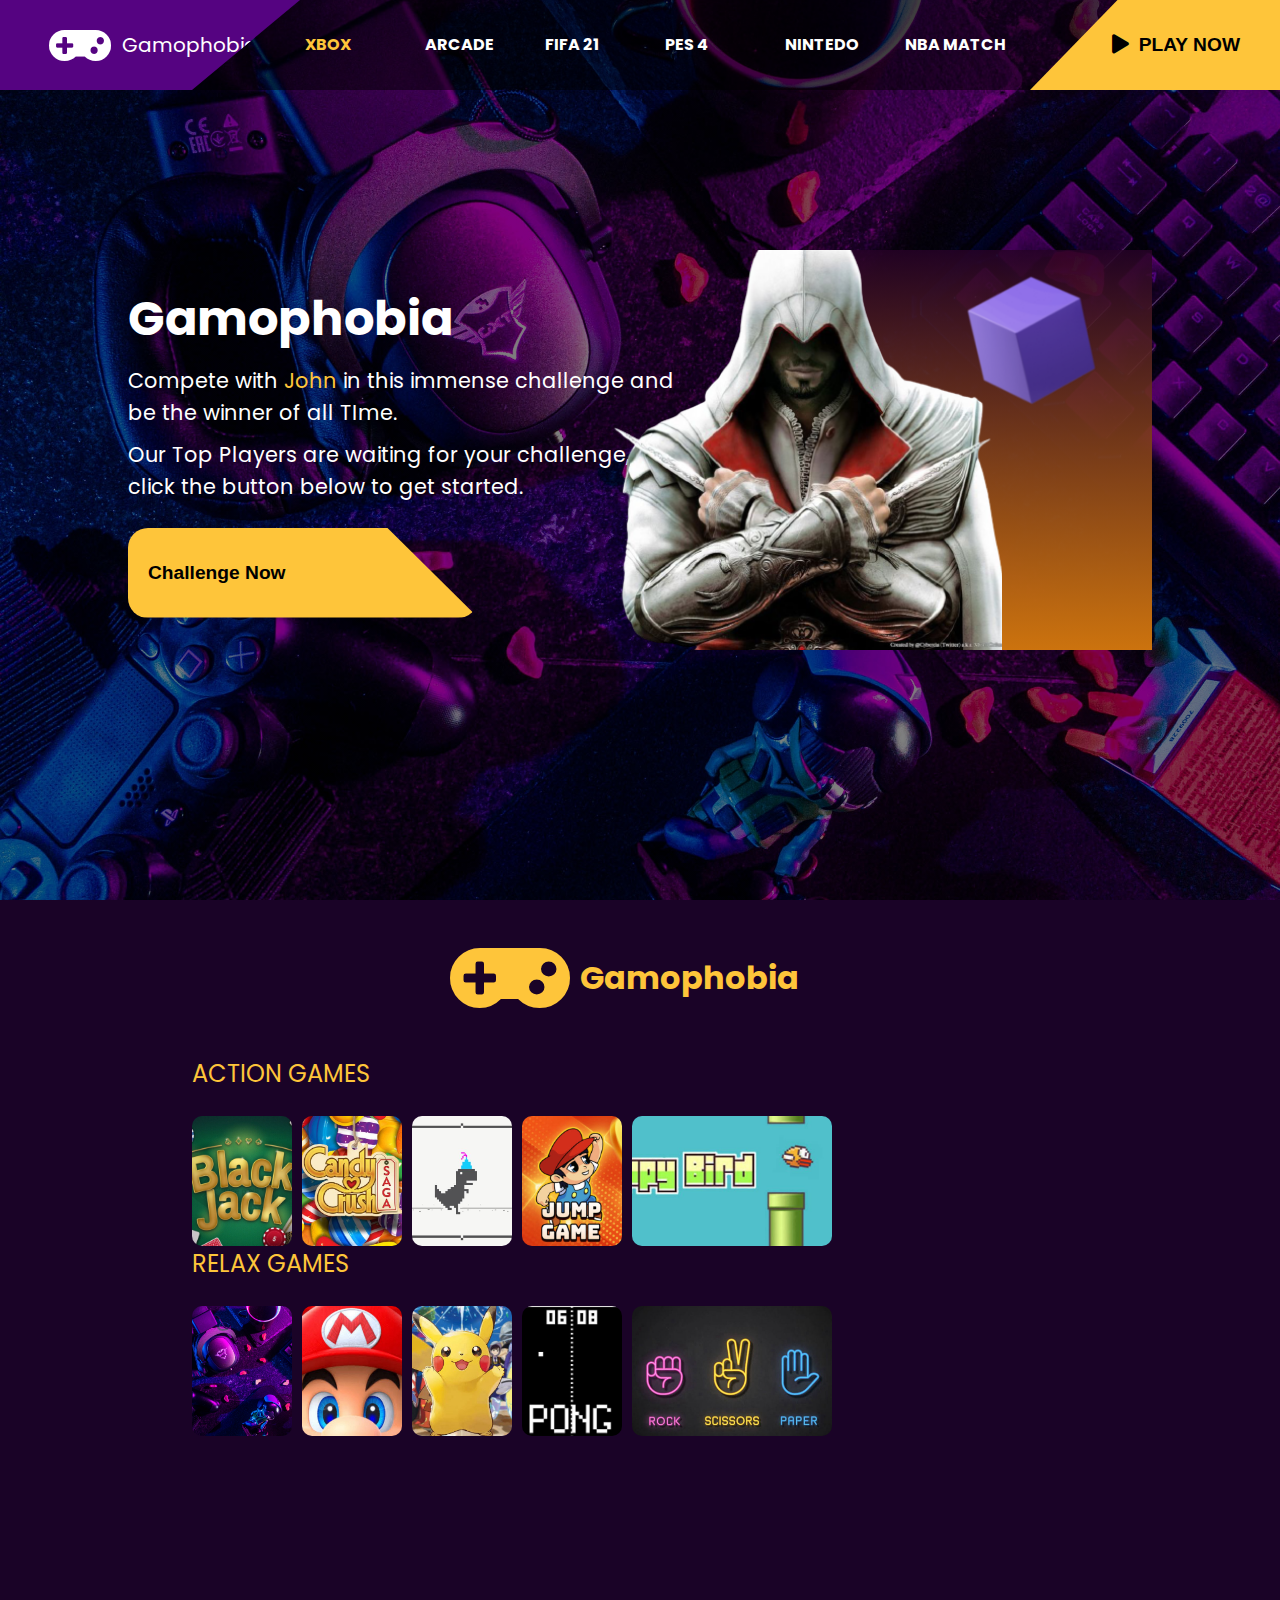
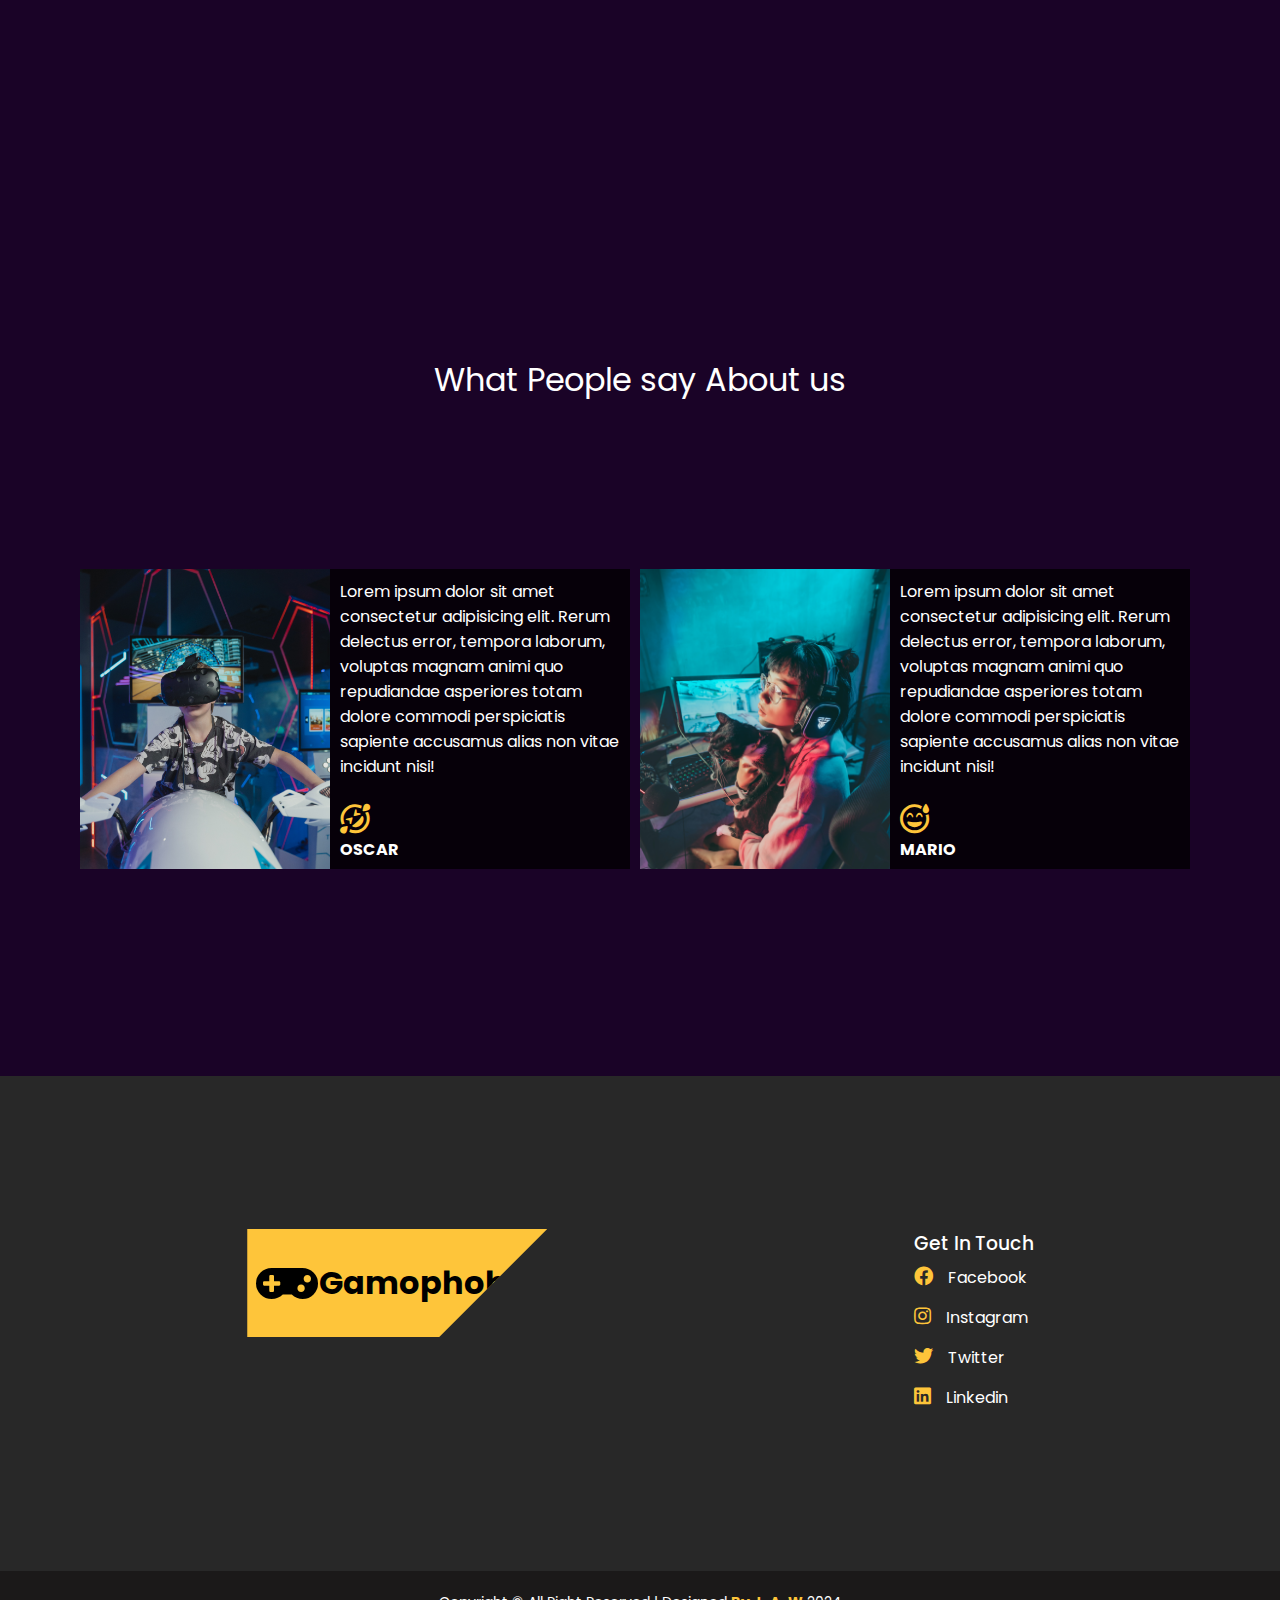
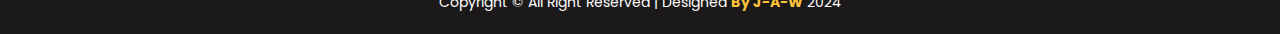
<file: index.html>
<!DOCTYPE html>
<html lang="en">
<head>
    <meta charset="UTF-8">
    <meta http-equiv="X-UA-Compatible" content="IE=edge">
    <meta name="viewport" content="width=device-width, initial-scale=1.0">
    <title>Gamophobia</title>
    <link rel="stylesheet" href="css/all.min.css">
    <link rel="stylesheet" href="css/style.css">
</head>
<body>
    <div class="container">
        <header>
            <div class="logo">
                <i class="fas fa-gamepad"></i>
                <p>Gamophobia</p>
            </div>
            <ul class="navbar">
                <li><a href="#" class="active">XBOX</a></li>
                <li><a href="#">ARCADE</a></li>
                <li><a href="#">FIFA 21</a></li>
                <li><a href="#">PES 4</a></li>
                <li><a href="#">NINTEDO</a></li>
                <li><a href="#">NBA MATCH</a></li>
            </ul>
            <button type="button" id="btn"><i class="fas fa-play"></i>PLAY NOW</button>
        </header>

        <div class="content-wrapper">
            <div class="content-desc">
                <h1>Gamophobia</h1>
                <p>Compete with <span>John</span> in this immense challenge and be the 
                    winner of all TIme.</p>
                <p>Our Top Players are waiting for your challenge, click the 
                    button below to get started.</p>

                <button onclick="scrollX" id="btn2">Challenge Now</button>
            </div>

            <div class="rakuto"></div>
        </div>
    </div>

    <div class="logo-section">
        <i class="fas fa-gamepad"></i>
        <h1>Gamophobia</h1>
    </div>
    
    <section class="section-1">
        <div class="section-1-wrapper">  
            <h1>ACTION GAMES</h1>
            <br>
            <div class="section-1-img">
                <a href="black-jack-master/black-jack-master/index.html"><div class="img img-1"></div></a>
                <a href="candy-crush-master/candy-crush-master/index.html"><div class="img img-2"></div></a>
                <a href="chrome-dinosaur-game-master/index.html"><div class="img img-3"></div></a>
                <a href="doodle-jump-master/index.html"><div class="img img-4"></div></a>
                <a href="flappy-bird-master/index.html"><div class="img img-5"></div></a>
              
            </div>
        </div>
        
   
    

        <div class="section-1-wrapper">
            <h1>RELAX GAMES</h1>
            <br>
            <div class="section-1-img">
            <a href="Tic-Tac-Toe-master/Tic-Tac-Toe-master/index.html">
                <div class="img img-6"></div>
            </a>
            <a href="whac-a-mole-master/index.html">
                <div class="img img-7"></div>
            </a>
                <a href="pokemon-match-cards-master/pokemon-match-cards-master/index.html">
                    <div class="img img-8"></div>
                </a>
                <a href="pong-master/pong-master/index.html">
                    <div class="img img-9"></div>
                </a>
                <a href="Rock-Paper-Scissors-master/Rock-Paper-Scissors-master/index.html">
                    <div class="img img-10"></div>
                </a>
            </div>
        </div>
    </section>

   

    <div class="section-3">
        <h1>What People say About us</h1>
        <div class="section-3-wrapper">
            <div class="feedback"></div>
            <div class="feedback-desc">
                <p>Lorem ipsum dolor sit amet consectetur adipisicing elit. Rerum delectus error, 
                tempora laborum, voluptas magnam animi quo repudiandae asperiores 
                totam dolore commodi perspiciatis sapiente accusamus alias non vitae incidunt nisi!</p>
                <br>
                <i class="far fa-grin-squint-tears"></i><br>
                <h4>OSCAR</h4>
            </div>
            <!-- =========================== -->
            <div class="feedback f-img-2"></div>
            <div class="feedback-desc">
                <p>Lorem ipsum dolor sit amet consectetur adipisicing elit. Rerum delectus error, 
                tempora laborum, voluptas magnam animi quo repudiandae asperiores 
                totam dolore commodi perspiciatis sapiente accusamus alias non vitae incidunt nisi!</p>
                <br>
                <i class="far fa-grin-beam-sweat"></i><br>
                <h4>MARIO</h4>
            </div>
        </div>
    </div>

    <footer>
        <div class="footer-body">
            <div class="logo footer-logo">
                <i class="fas fa-gamepad"></i>
                <h1>Gamophobia</h1>
            </div>



            <ul>
                <h3>Get In Touch</h3>
                <li><a href="https://facebook.com"><i class="fab fa-facebook"></i>Facebook</a></li>
                <li><a href="https://www.instagram.com/__jo__26?igsh=ZHI3aWoyeTF0aDAw&utm_source=qr"><i class="fab fa-instagram"></i>Instagram</a></li>
                <li><a href="https://x.com"><i class="fab fa-twitter"></i>Twitter</a></li>
                <li><a href="https://linkedin.com"><i class="fab fa-linkedin"></i>Linkedin</a></li>
            </ul>
        </div>
    </footer>
    <div class="footer-bottom">
        <p>Copyright &copy; All Right Reserved | Designed <span>By J-A-W</span> 2024</p>
    </div>
</body>
</html>
</file>
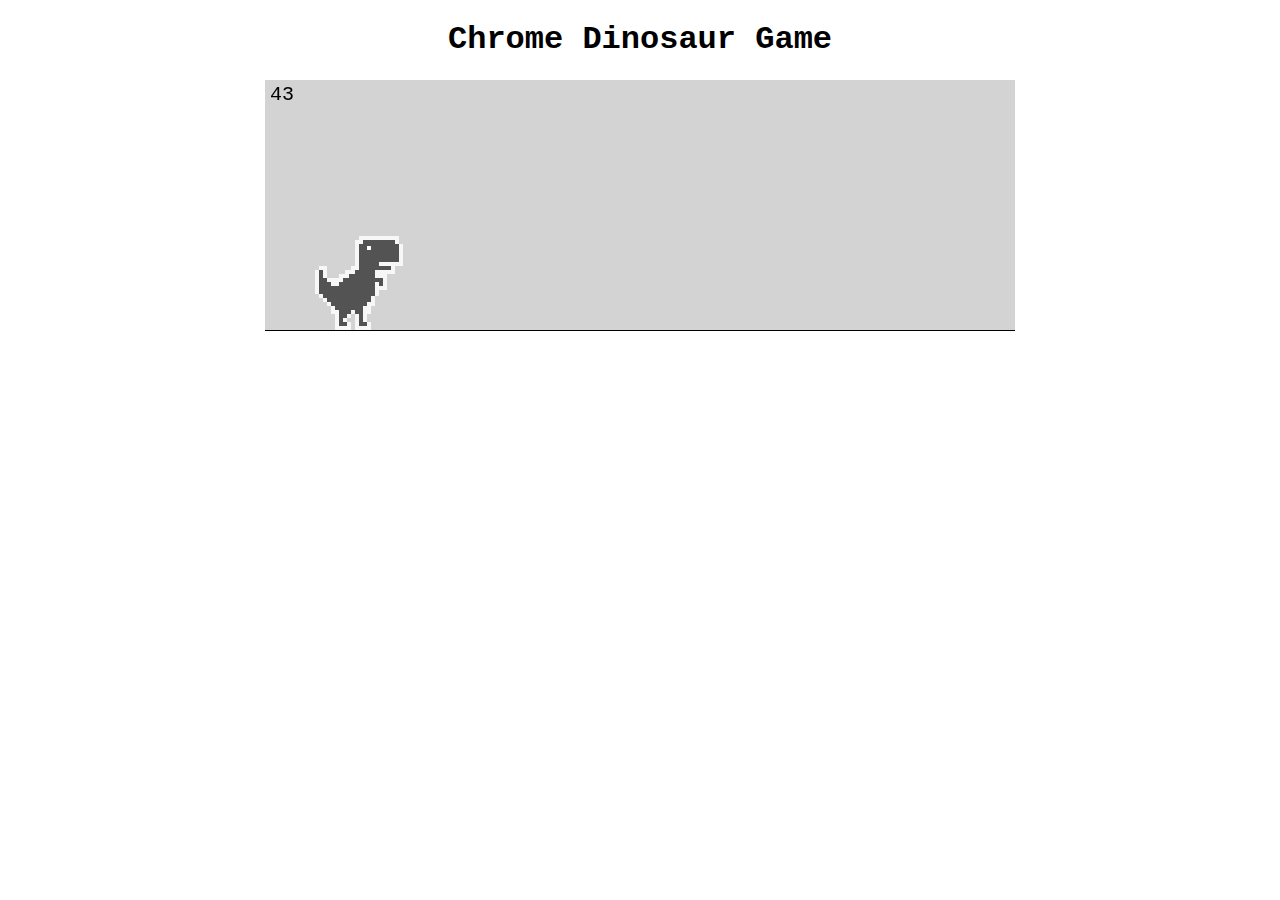
<file: chrome-dinosaur-game-master/index.html>
<!DOCTYPE html>
<html>
    <head>
        <meta charset="UTF-8">
        <meta name="viewport", content="width=device-width, initial-scale=1.0">
        <title>Chrome Dinosaur Game</title>
        <link rel="stylesheet" href="dino.css">
        <script src="dino.js"></script>
    </head>
    <body>
        <h1>Chrome Dinosaur Game</h1>
        <canvas id="board"></canvas>
    </body>
</html>
</file>
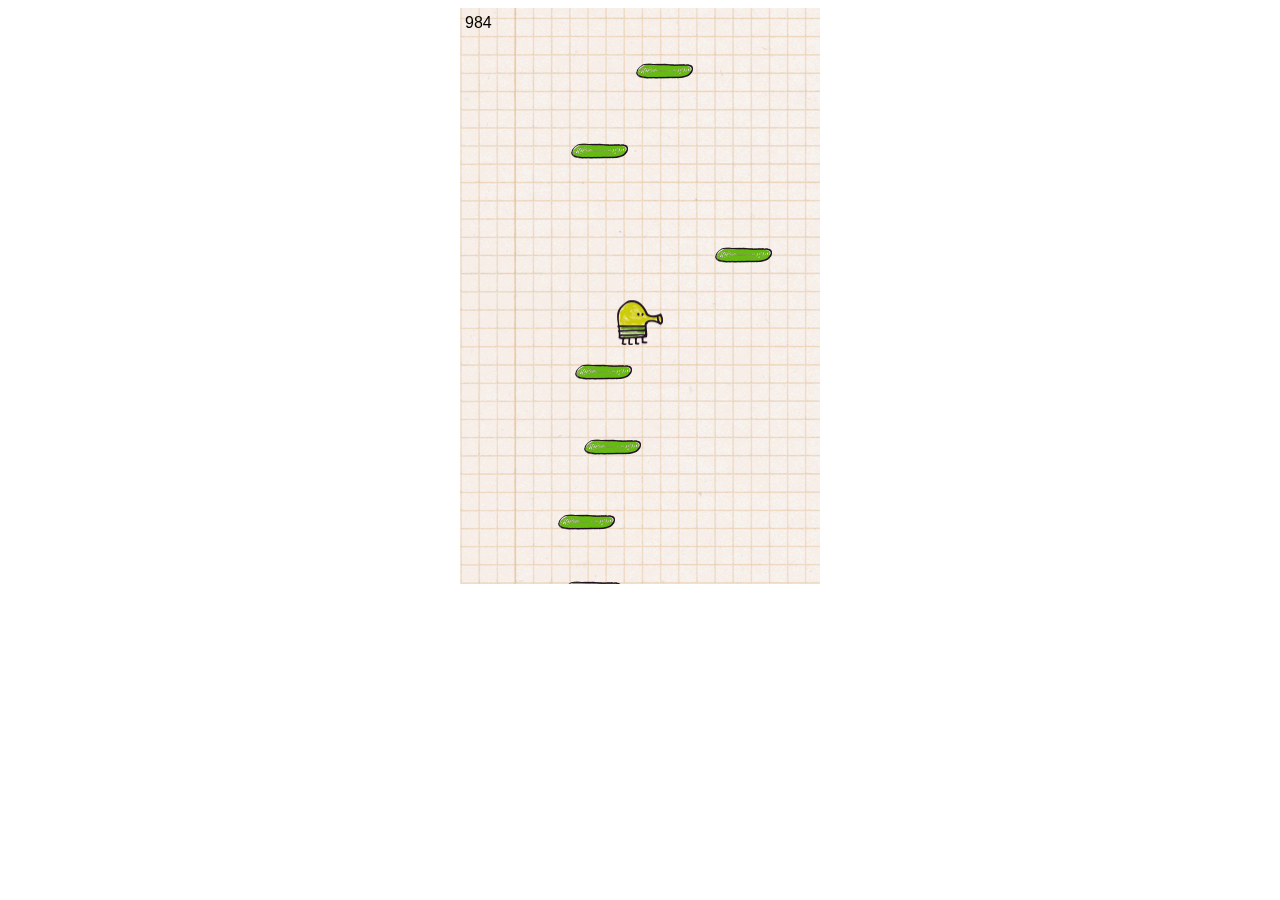
<file: doodle-jump-master/index.html>
<!DOCTYPE html>
<html>
    <head>
        <meta charset="UTF-8">
        <meta name="viewport", content="width=device-width, initial-scale=1.0">
        <title>Doodle Jump</title>
        <link rel="stylesheet" href="doodlejump.css">
        <script src="doodlejump.js"></script>
    </head>
    <body>
        <canvas id="board"></canvas>
    </body>
</html>
</file>
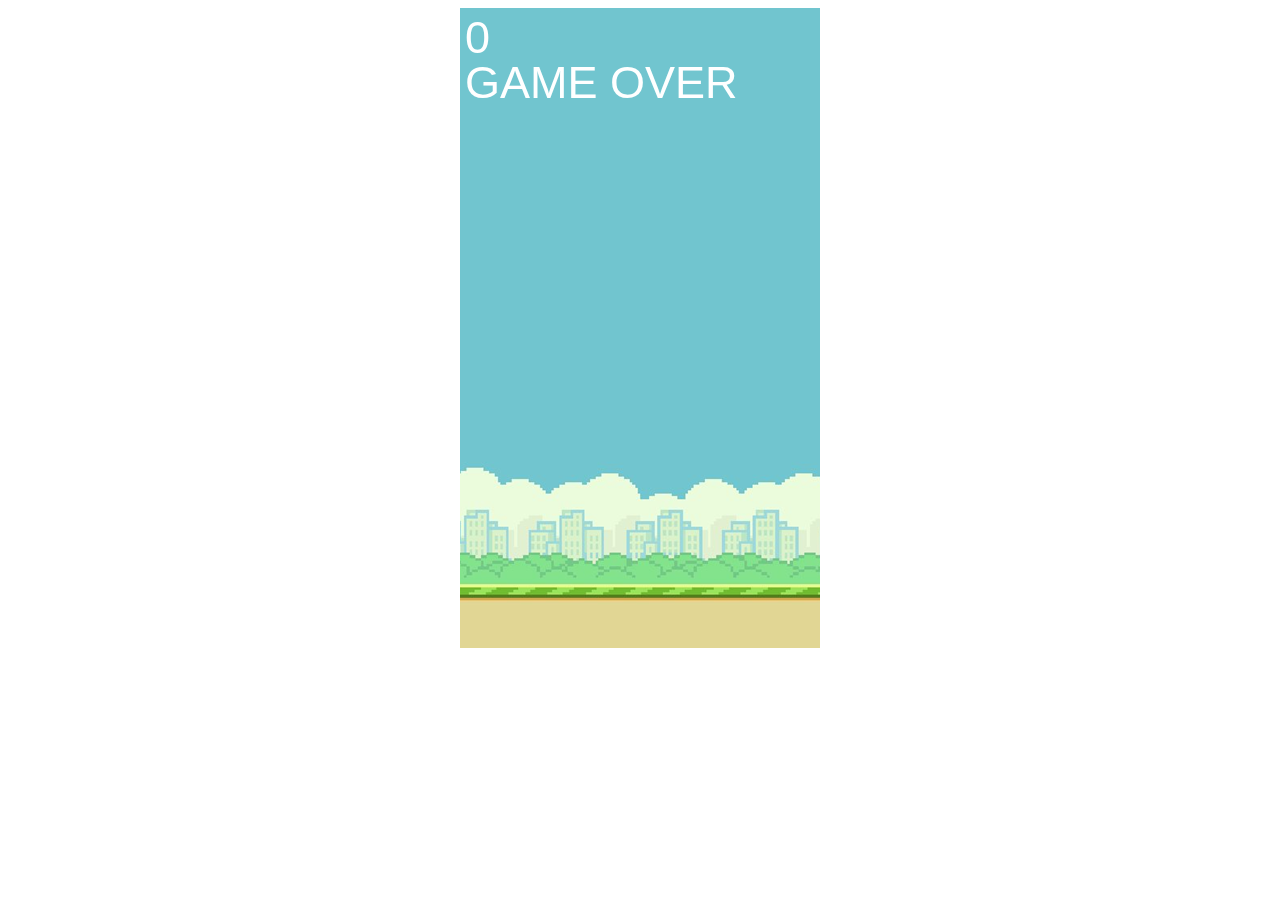
<file: flappy-bird-master/index.html>
<!DOCTYPE html>
<html>
    <head>
        <meta charset="UTF-8">
        <meta name="viewport", content="width=device-width, initial-scale=1.0">
        <title>Flappy Bird</title>
        <link rel="stylesheet" href="flappybird.css">
        <script src="flappybird.js"></script>
    </head>
    <body>
        <canvas id="board"></canvas>
    </body>
</html>
</file>
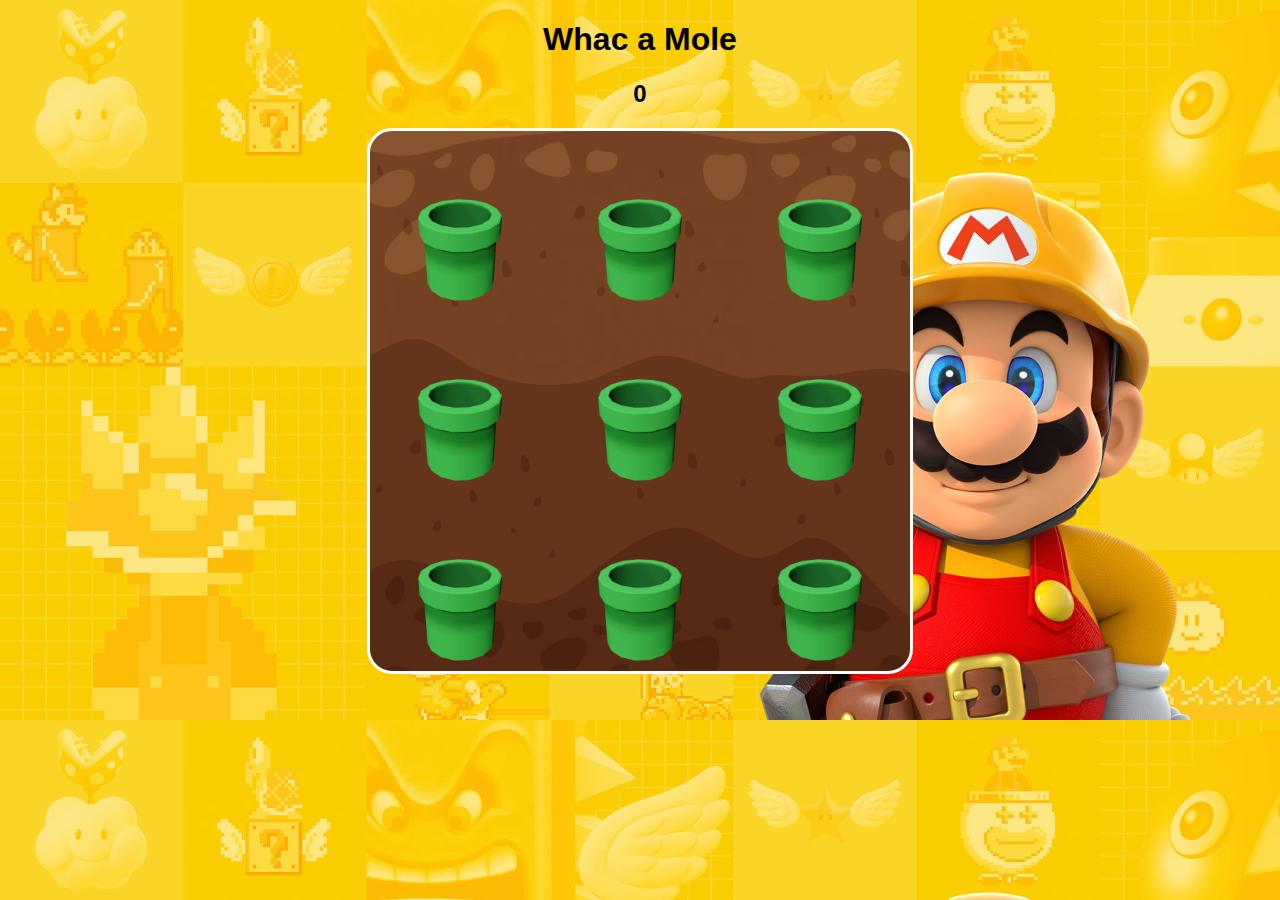
<file: whac-a-mole-master/index.html>
<!DOCTYPE html>
<html lang="en">
<head>
    <meta charset="UTF-8">
    <meta name="viewport" content="width=device-width, initial-scale=1.0">
    <title>Whac a Mole</title>
    <link rel="stylesheet" href="mole.css">
    <script src="mole.js"></script>
</head>
<body>
    <h1>Whac a Mole</h1>
    <h2 id="score">0</h2>
    <!-- 3x3 -->
    <div id="board">
    </div>
</body>
</html>
</file>
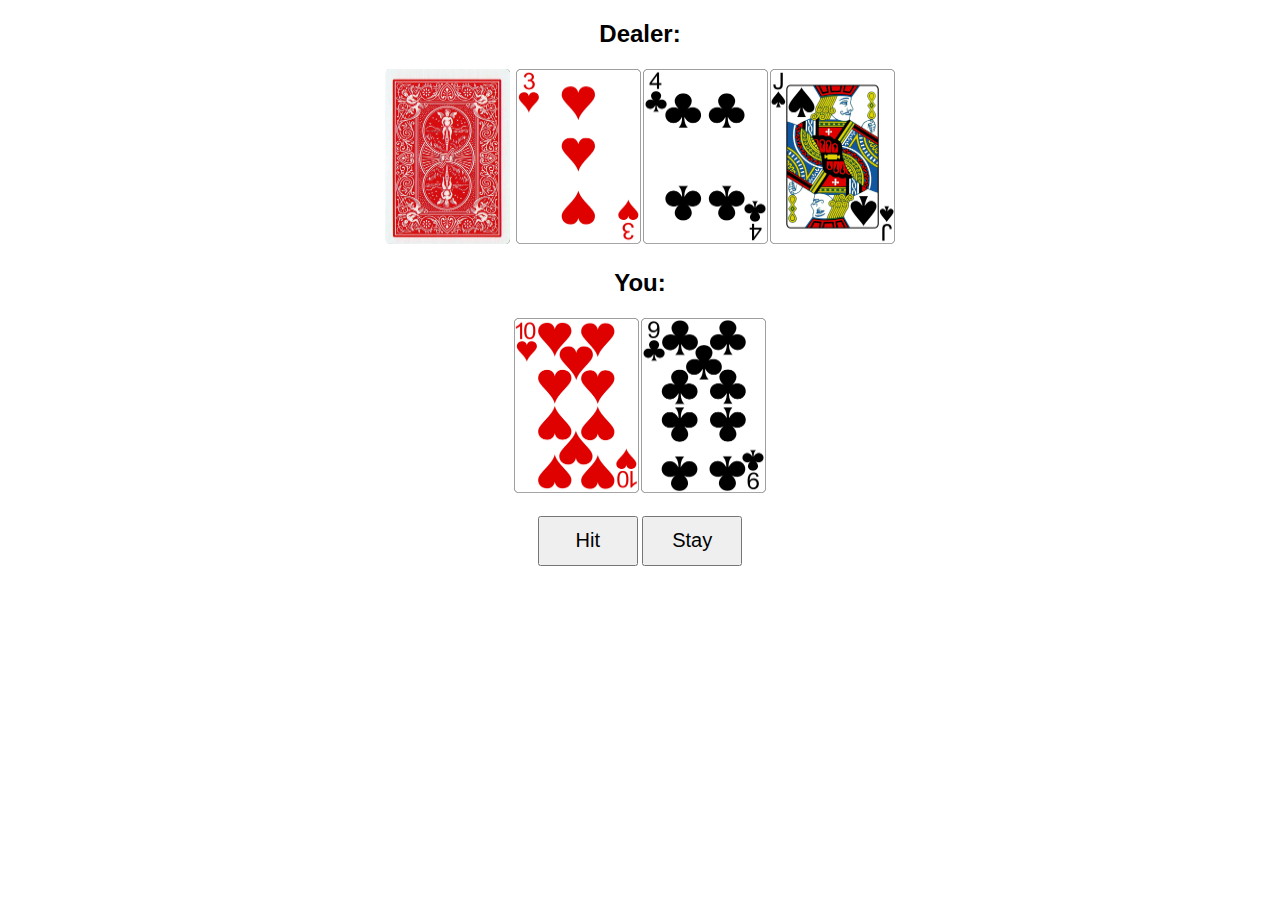
<file: black-jack-master/black-jack-master/index.html>
<!DOCTYPE html>
<html>
    <head>
        <meta charset="UTF-8">
        <meta name="viewport" content="width=device-width, initial-scale=1.0">
        <title>Black Jack</title>
        <link rel="stylesheet" href="blackjack.css">
        <script src="blackjack.js"></script>
    </head>

    <body>
        <h2>Dealer: <span id="dealer-sum"></span></h2>
        <div id="dealer-cards">
            <img id="hidden" src="./cards/BACK.png">
        </div>

        <h2>You: <span id="your-sum"></span></h2>
        <div id="your-cards"></div>

        <br>
        <button id="hit">Hit</button>
        <button id="stay">Stay</button>
        <p id="results"></p>
    </body>
</html>
</file>
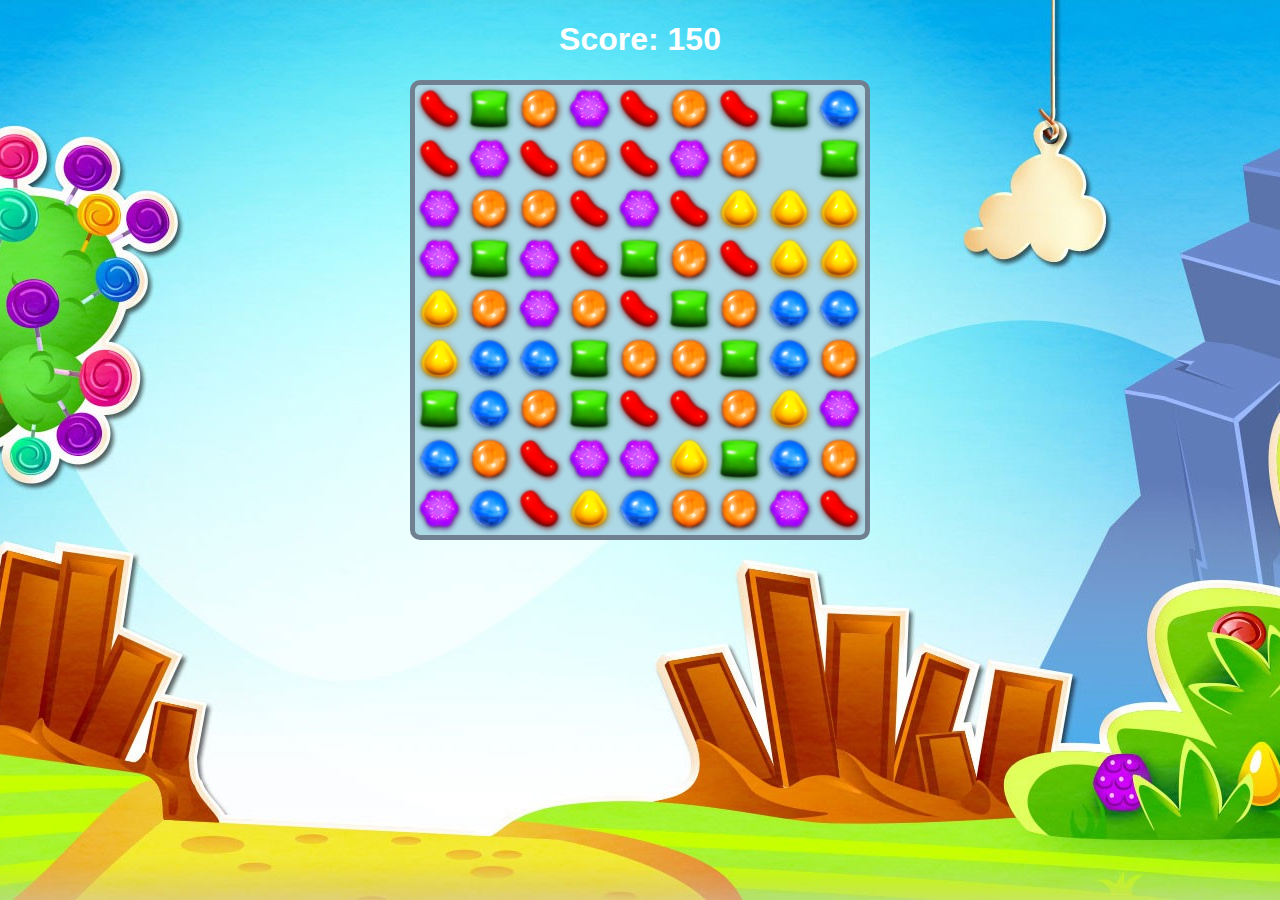
<file: candy-crush-master/candy-crush-master/index.html>
<!DOCTYPE html>
<html>
    <head>
        <meta charset="UTF-8">
        <meta name="viewport" content="width=device-width, initial-scale=1.0">
        <title>Candy Crush</title>
        <link rel="stylesheet" href="candy.css">
        <script src="candy.js"></script>
    </head>

    <body>
        <h1>Score: <span id="score">0</span></h1>
        <div id="board"></div>
    </body>
</html>
</file>
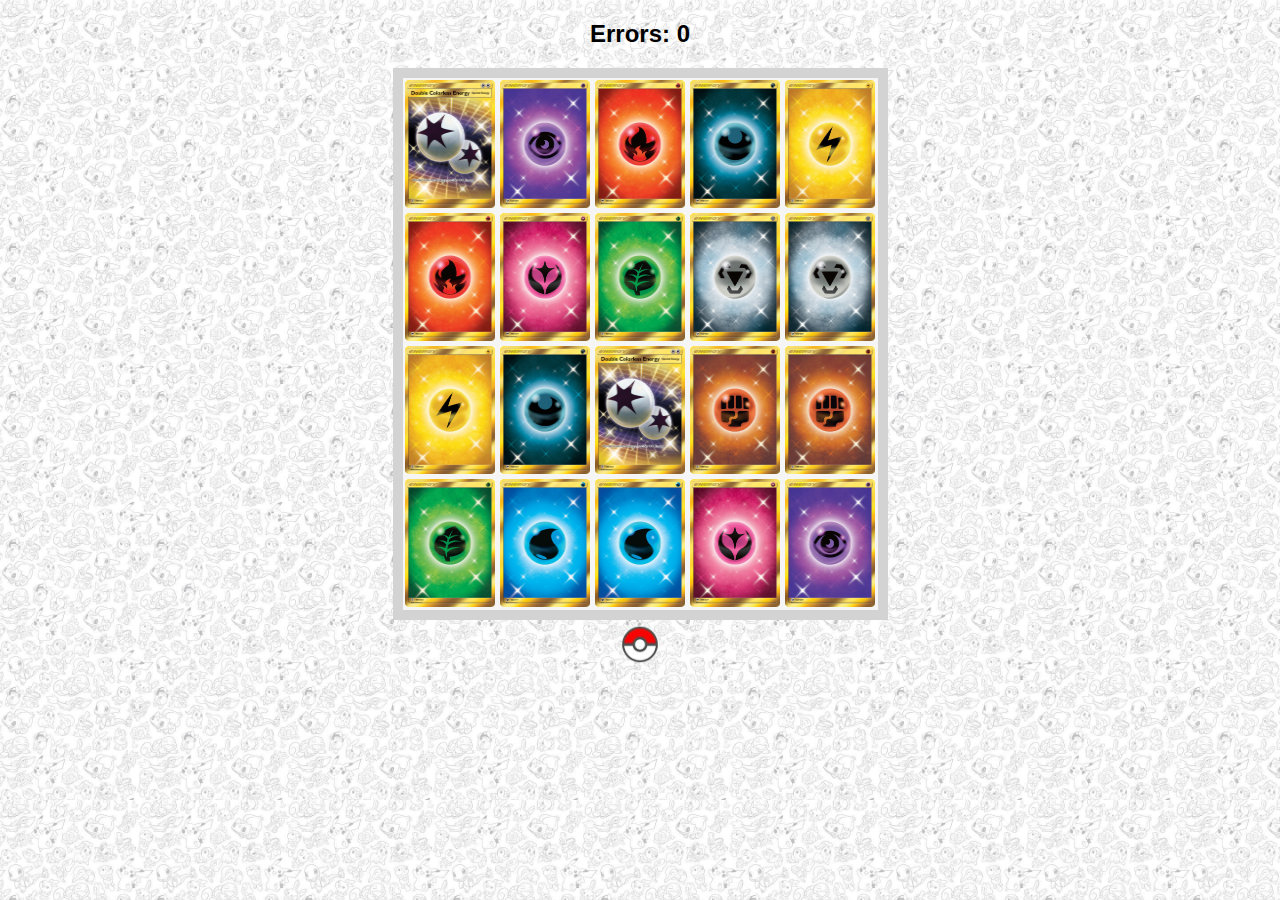
<file: pokemon-match-cards-master/pokemon-match-cards-master/index.html>
<!DOCTYPE html>
<html>
    <head>
        <meta charset="UTF-8">
        <meta name="viewport" content="width=device-width, initial-scale=1.0">
        <title>Pokemon Cards Match</title>
        <link rel="stylesheet" href="cards.css">
        <script src="cards.js"></script>
    </head>

    <body>
        <h2>Errors: <span id="errors">0</span></h2>
        <div id="board">
        </div>
    </body>
</html>
</file>
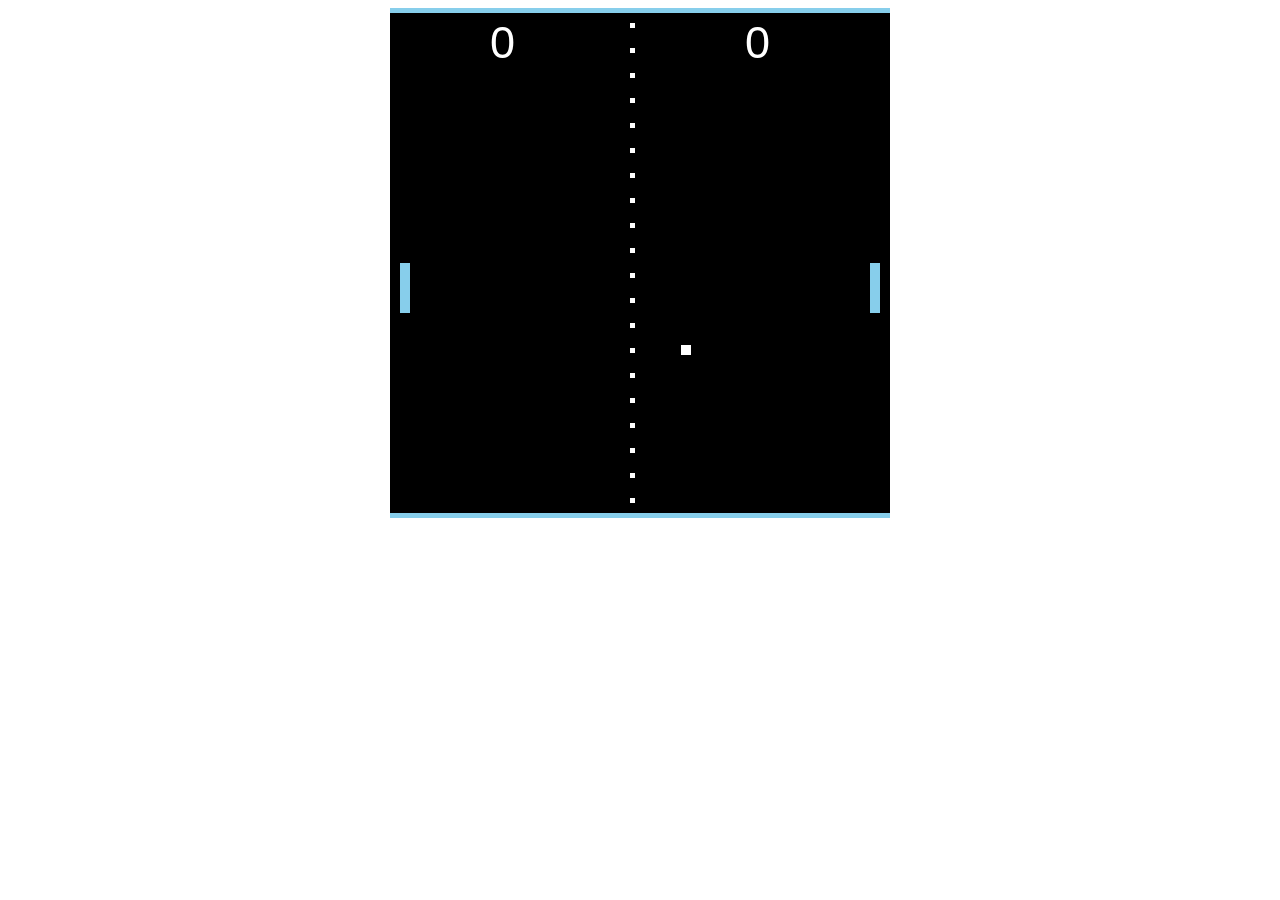
<file: pong-master/pong-master/index.html>
<!DOCTYPE html>
<html>
    <head>
        <meta charset="UTF-8">
        <meta name="viewport", content="width=device-width, initial-scale=1.0">
        <title>Pong</title>
        <link rel="stylesheet" href="pong.css">
        <script src="pong.js"></script>
    </head>

    <body>
        <canvas id="board"></canvas>
    </body>
</html>
</file>
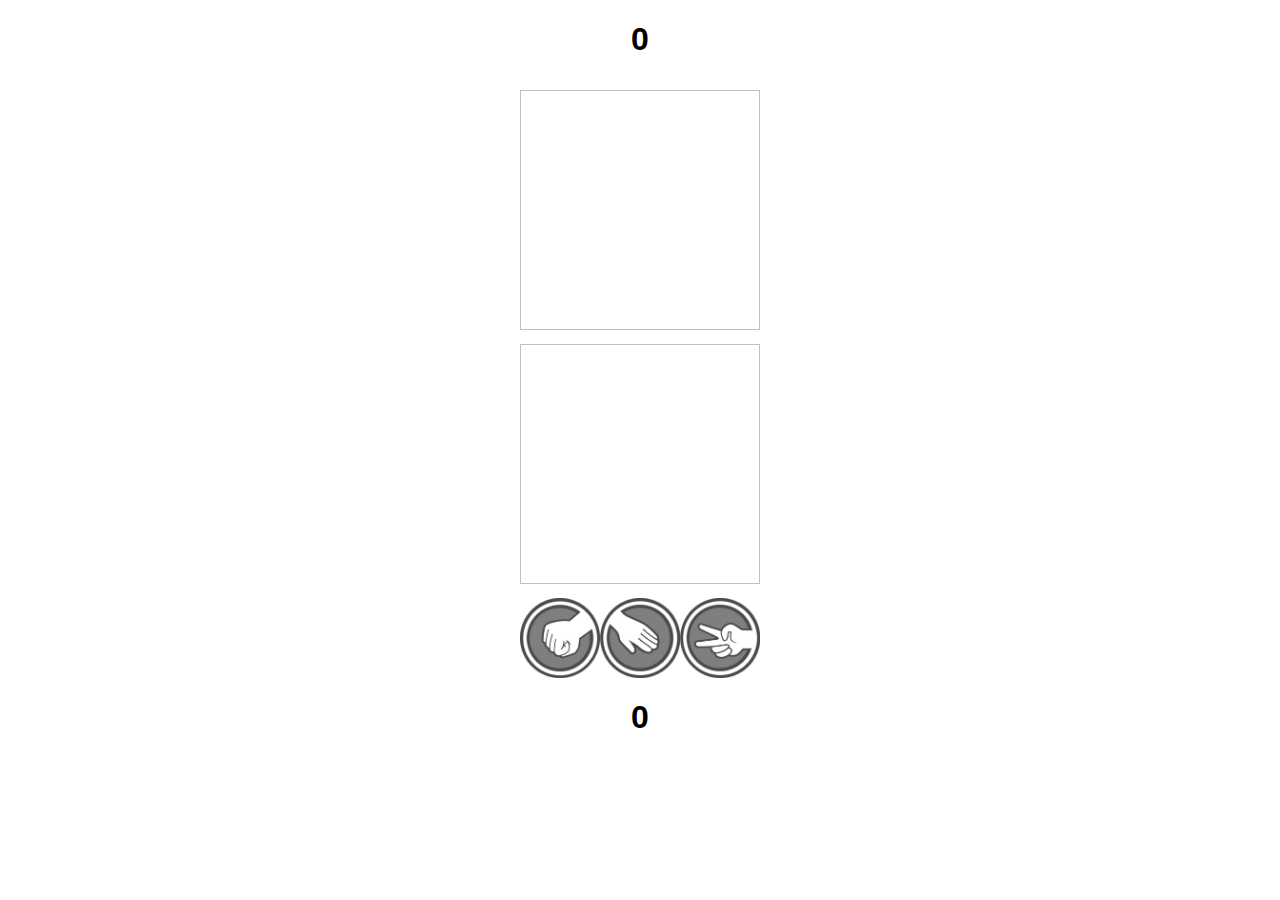
<file: Rock-Paper-Scissors-master/Rock-Paper-Scissors-master/index.html>
<!DOCTYPE html>
<html>
    <head>
        <meta charset="UTF-8">
        <meta name="viewport" content="width=device-width, initial-scale=1.0">
        <title>Rock Paper Scissors</title> 
        <link rel="stylesheet" href="style.css">
        <script src="script.js"></script>
    </head>

    <body>
        <h1 id="opponent-score">0</h1>
        <img id="opponent-choice">
        <br>
        <img id="your-choice">
        <div id="choices">
        </div>
        <h1 id="your-score">0</h1>
    </body>
</html>
</file>
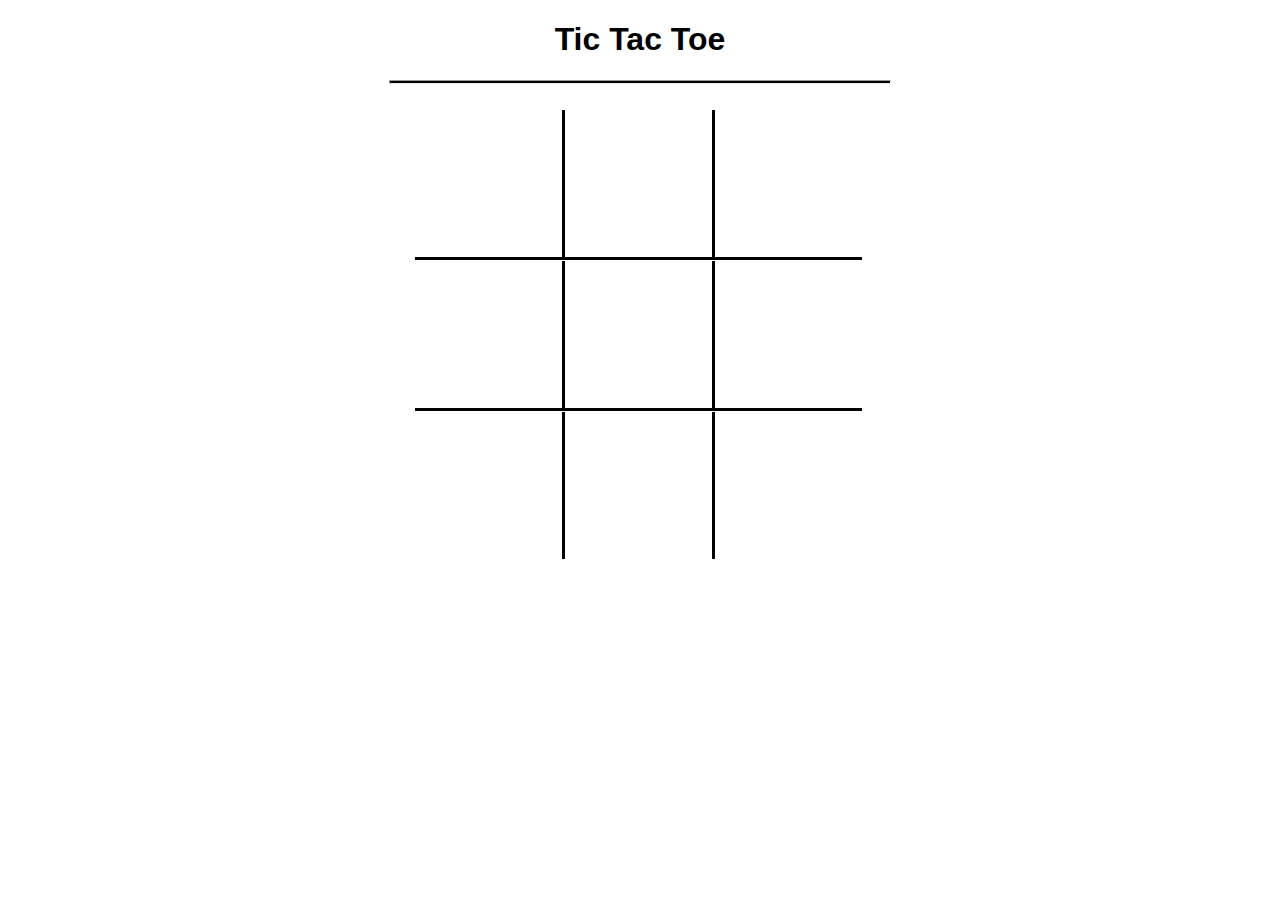
<file: Tic-Tac-Toe-master/Tic-Tac-Toe-master/index.html>
<!DOCTYPE html>
<html lang="en">
<head>
    <meta charset="UTF-8">
    <meta http-equiv="X-UA-Compatible" content="IE=edge">
    <meta name="viewport" content="width=device-width, initial-scale=1.0">
    <title>Tic Tac Toe</title>
    <link rel="stylesheet" href="tictactoe.css">
    <script src="tictactoe.js"></script>
</head>
<body>
    <h1>Tic Tac Toe</h1>
    <hr>
    <br>
    <!-- 3x3 -->
    <div id="board">
    </div>
</body>
</html>
</file>
<file: css/style.css>
@import url('https://fonts.googleapis.com/css2?family=Poppins:wght@400;500&family=Roboto&display=swap');
*{
    margin: 0;
    padding: 0;
    box-sizing: border-box;
    
}
body{
    background: #1a0327;
    font-family: 'Poppins', sans-serif;
    height: 350vh;
}
.container{
    width: 100%;
    height: 100vh;
    background: linear-gradient(rgba(0,0,0,0.5),rgba(0,0,0,0.5)), url(../images/b.jpg);
    background-size: cover;
    background-position: center;
    background-attachment: fixed;
}
header{
    width: 100%;
    height: 10vh;
    background:rgba(0,0,0,0.5);
    display: flex;
    align-items: center;
    justify-content: space-between;
}
.logo{
    width: 300px;
    height: 10vh;
    background: #550381;
    display: flex;
    align-items: center;
    justify-content: center;
    color: #fff;
    clip-path: polygon(0 0, 100% 0, 64% 100%, 0% 100%);
    padding: 10px;
    line-height: 1.3rem;
}
.logo p{
    width: 130px;
    margin-left: 10px;
    font-size: 20px;
}
.logo .fas{
    font-size: 50px;
}
ul.navbar{
    display: flex;
    list-style: none;
}
ul.navbar li{
    width: 120px;
}
ul.navbar li a{
    text-decoration: none;
    color: #fff;
    font-weight: bold;
}
ul.navbar li a.active{
    color: #FEC53A;
}
ul.navbar li a:hover:not(.active){
    color: #FEC53A;
}
#btn{
    width: 250px;
    height: 10vh;
    background: #FEC53A;
    color: #000;
    outline: none;
    border: none;
    clip-path: polygon(35% 0, 100% 0, 100% 100%, 0% 100%);
    font-size: 1.2rem;
    font-weight: bold;
    text-align: right;
    padding-right: 40px;
}
#btn .fas{
    margin-right: 10px;
}

/* Content desc starts here */
.content-wrapper{
    width: 80%;
    min-height: 80vh;
    margin: auto;
    display: flex;
    justify-content: space-between;
    align-items: center;
    color: #fff;
}
/* .content-desc{

} */

.content-desc h1{
    font-size: 3rem;
    margin-bottom: 10px;
}
.content-desc p{
    width: 550px;
    font-size: 1.3rem;
    line-height: 2rem;
    margin-bottom: 10px;
}
.content-desc span{
    color: #FEC53A;
}
#btn2{
    width: 350px;
    height: 10vh;
    padding-left: 20px;
    outline: none;
    border: none;
    background: #FEC53A;
    font-size: 1.2rem;
    font-weight: bold;
    margin-top: 15px;
    clip-path: polygon(0 0, 74% 0, 100% 100%, 0% 100%);
    border-radius: 20px;
    text-align: left;
}
.rakuto{
    width: 400px;
    height: 400px;
    background: linear-gradient(rgba(38, 2, 39, 0.849),rgb(204, 115, 14));
    background-size: cover;
    background-position: center;
    position: relative;
}
.rakuto::before{
    content: '';
    width: 160px;
    height: 160px;
    background: url(../images/cube.png);
    background-position: center;
    background-size: cover;
    position: absolute;
    top: 10px;
    left: 200px;
}
.rakuto::after{
    content: '';
    width: 400px;
    height: 400px;
    background: url(../images/rakuto.png);
    background-size: cover;
    background-position: center;
    position: absolute;
    bottom: 0px;
    left: -150px;
}
.logo-section{
    display: flex;
    align-items: center;
    justify-content: center;
    margin: 30px 0;
}
.logo-section .fas{
    font-size: 6rem;
    color: #FEC53A;
}
.logo-section h1{
    width: 250px;
    font-size: 2rem;
    color: #FEC53A;
    margin-left: 10px;
}
/* Section one starts here */

.section-1{
    width: 100%;
    height: 100vh;
    background: linear-gradient(rgba(0, 0, 0, 0.767),rgba(0, 0, 0, 0.712)),
    url(../images/fortnit.jpg);
    background-size: cover;
    background-position: center;
    background-attachment: fixed;

}
.section-1-wrapper{
    width: 70%;
    margin: auto;
}
.section-1 h1{
    width: 500px;
    color: #FEC53A;
    font-size: 1.5rem;
    position: relative;
    font-weight: 400;
}
.section-1-img{
    display: flex;
}
.section-1-img .img{
    width: 100px;
    height: 130px;
    background: url(../img/1.jpg);
    background-size: cover;
    background-position: center;
    margin-right: 10px;
    border-radius: 10px;
}
.section-1-img .img-2{
    background: url(../img/2.jpg);
    background-size: cover;
    background-position: center;
}
.section-1-img  .img-3{
    background: url(../img/3.jpg);
    background-size: cover;
    background-position: center;
}
.section-1-img  .img-4{
    background: url(../img/4.jpg);
    background-size: cover;
    background-position: center;
}
.section-1-img  .img-5{
    background: url(../img/5.jpg);
width: 2000%;
    background-size:cover;
    background-position: center;
}
.section-1-img  .img-6{
    background: url(../images/b.jpg);
    background-size: cover;
    background-position: center;
}
.section-1-img .img-7 {
    background: url(../img/7.jpg);
    background-size: cover;
    background-position: center;
}
.section-1-img .img-8 {
    background: url(../img/8.jpg);
    background-size: cover;
    background-position: center;
}
.section-1-img .img-9 {
    background: url(../img/9.jpg);
    background-size: cover;
    background-position: center;
}
.section-1-img .img-10 {
    background: url(../img/10.jpg);
    width: 2000%;
    background-size: cover;
    background-position: center;
}
.img:hover{
    transform: translateY(-10px);
}

/* Section 3 starts here */
.game-categories{
    width: 70%;
    margin: 50px auto;
    position: relative;
}
.game-categories h1{
    font-size: 1.5rem;
    margin-bottom: 20px;
    color: #FEC53A;
}
.game-wrapper{
    display: flex;
}
.gw{
    width: 120px;
    height: 120px;
    background: url(../images/asphalt8.jpg);
    background-size: cover;
    background-position: center;
    margin: 20px 15px 0 0;
    border-radius: 10px;
}
.gw:hover{
    transform: translateY(-10px);
}
.left{
    position: relative;
    right: -140px;
}

.gw-1{
    background: url(../images/pes22.webp);
    background-size: cover;
    background-position: center;
}
.gw-2{
    background: url(../images/carrace.jpg);
    background-size: cover;
    background-position: center;
}
.gw-3{
    background: url(../images/Anpar.jpg);
    background-size: cover;
    background-position: center;
}
.gw-4{
    background: url(../images/warxone.jpg);
    background-size: cover;
    background-position: center;
}
.gw-5{
    background: url(../images/wras.jpg);
    background-size: cover;
    background-position: center;
}
.gw-6{
    background: url(../images/battle.jpg);
    background-size: cover;
    background-position: center;
}
.gw-7{
    background: url(../images/download.jpg);
    background-size: cover;
    background-position: center;
}
.gw-8{
    background: url(../images/battlefield.jpg);
    background-size: cover;
    background-position: center;
}
.gw-9{
    background: url(../images/craft.jpeg);
    background-size: cover;
    background-position: center;
}
.section-2{
    width: 100%;
    height: 50vh;
    background-image:linear-gradient(rgba(0, 0, 0, 0.767),rgba(0, 0, 0, 0.712)),
    url(../images/flame.jpg);
    background-size: cover;
    background-position: center;
    background-attachment: fixed;
    display: flex;
    align-items: center;
    justify-content: space-around;
}
.section-2 h1{
    font-size: 2rem;
    color: #fff;
    margin: 20px 0;
}
.players{
    display: flex;
    flex-direction: column;
    text-align: center;
}
.p-image{
    width: 200px;
    height: 200px;
    background: url(../images/vaklish.png);
    background-size: cover;
    background-position: center;
    border-radius: 50%;
    position: relative;
}
.p-image-1::after{
    content: 'VS';
    position: absolute;
    right: -35px;
    bottom: 0;
    font-size: 2rem;
    color: #FEC53A;
}
.players span{
    font-size: 1.5rem;
    color: #FEC53A;
    font-weight: bold;
    margin-bottom: 10px;
}
.stars{
    color: #FEC53A;
}
.p-image-2{
    background: url(../images/rakuto.png);
    background-size: cover;
    background-position: center;
}

.p-image-2{
    background: url(../images/rakuto.png);
    background-size: cover;
    background-position: center;
}
.p-image-3::after{
    content: 'VS';
    position: absolute;
    right: -35px;
    bottom: 0;
    font-size: 2rem;
    color: #FEC53A;
}
.p-image-4{
    background: url(../images/rakuto.png);
    background-size: cover;
    background-position: center;
}
/* section 3 starts here */

.section-3{
    width: 100%;
    height: 80vh;
    background: linear-gradient(rgba(0,0,0,0.5),rgba(0,0,0,0.5)), url(../images/controller.jpg);
    background-size: cover;
    background-position: center;
    background-attachment: fixed;
}
.section-3 h1{
    font-size: 2rem;
    color: #fff;
    text-align: center;
    font-weight: 400;
}

.section-3-wrapper{
    display: flex;
    min-height: 70vh;
    align-items: center;
    justify-content: center;
}

.feedback{
    width: 250px;
    height: 300px;
    background: url(../images/feedback.jpg);
    background-position: center;
    background-size: cover;
 
}
.feedback-desc{
    width: 300px;
    height: 300px;
    background: rgba(0, 0, 0, 0.767);
    padding: 10px;
    color: #fff;
    margin-right: 10px;
}
.feedback-desc .far{
    color: #FEC53A;
    font-size: 30px;
}
.f-img-2{
    background: url(../images/image9.jpg);
    background-position: center;
    background-size: cover;
}
/* FOoter section */
footer{
    width: 100%;
    height: 55vh;
    background: #282828;
    display: flex;
    align-items: center;
    
}
.footer-body{
    width: 90%;
    margin: auto;
    display: flex;
    justify-content: space-around;
}
.footer-logo{
    height: 12vh;
    background-color: #FEC53A;
    color: #000;
    line-height: 1.7rem;
}
ul h3{
    color: #fff;
    font-weight: 450;
}
ul li{
    list-style: none;
    line-height: 2.5rem;
}
ul li a{
    text-decoration: none;
    color: #fff;
}
ul li a .fab{
    font-size: 1.2rem;
    color: #FEC53A;
    margin-right: 15px;
}
ul li a:hover{
    color: #FEC53A;
}
.footer-bottom{
    width: 100%;
    height: 7vh;
    background: #1B1919;
    color: #fff;
    display: flex;
    align-items: center;
    justify-content: center;
    font-size: 0.875rem;
}
.footer-bottom span{
    color: #FEC53A;
    font-weight: bold;
}
</file>
<file: chrome-dinosaur-game-master/dino.css>
body {
    font-family:'Courier New', Courier, monospace;
    text-align: center;
}

#board {
    background-color: lightgray;
    border-bottom: 1px solid black;
}
</file>
<file: doodle-jump-master/doodlejump.css>
body {
    text-align: center;
}

#board {
    /* background-color: green; */
    background-image: url("./doodlejumpbg.png");
}
</file>
<file: flappy-bird-master/flappybird.css>
body {
    font-family:'Courier New', Courier, monospace;
    text-align: center;
}

#board {
    /* background-color: skyblue; */
    background-image: url("./flappybirdbg.png");
}
</file>
<file: whac-a-mole-master/mole.css>
body {
    font-family: Arial, Helvetica, sans-serif;
    text-align: center;
    background: url("./mario-bg.jpg");
    background-size: cover;
}

#board {
    width: 540px;
    height: 540px;
    /* background-color: green; */

    margin: 0 auto;
    display: flex;
    flex-wrap: wrap;

    background: url("./soil.png");
    background-size: cover;
    border: 3px solid white;
    border-radius: 25px;
}

#board div {
    /* board = 540 x 540, divide into 3x3 tiles --> 180 x 180 per div */
    width: 180px; 
    height: 180px;
    background-image: url("./pipe.png");
    background-size: cover;
}

#board div img {
    /* all img tags inside tiles */
    width: 100px;
    height: 100px;

    user-select: none;
    -moz-user-select: none;
    -webkit-user-drag: none;
    -webkit-user-select: none;
    -ms-user-select: none;
}
</file>
<file: black-jack-master/black-jack-master/blackjack.css>
body {
    font-family: Arial, Helvetica, sans-serif;
    text-align: center;
}

#dealer-cards img {
    height: 175px;
    width: 125px;
    margin: 1px;
}

#your-cards img {
    height: 175px;
    width: 125px;
    margin: 1px;
}

#hit {
    width: 100px;
    height: 50px;
    font-size: 20px;
}

#stay {
    width: 100px;
    height: 50px;
    font-size: 20px;
}
</file>
<file: candy-crush-master/candy-crush-master/candy.css>
body {
    background: url("./background.jpg") no-repeat center center fixed;
    background-size: cover;
    font-family: Arial, Helvetica, sans-serif;
    color: white;
    text-align: center;
}

#board {
    width: 450px;
    height: 450px;
    background-color: lightblue;
    border: 5px solid slategray;
    border-radius: 10px;
    margin: 0 auto;
    display: flex;
    flex-wrap: wrap;
}

#board img {
    width: 50px;
    height: 50px;
}
</file>
<file: pokemon-match-cards-master/pokemon-match-cards-master/cards.css>
body {
    background: url("./pokemon-bg.jpg");
    background-size: cover;
    font-family: Arial, Helvetica, sans-serif;
    text-align: center;
}

#board {
    height: 532px;
    width: 475px;
    margin: 0 auto;
    display: flex;
    flex-wrap: wrap;
    background-color: whitesmoke;
    border: 10px solid lightgrey;
}

.card {
    height: 128px;
    width: 90px;
    margin: 2.5px;
}
</file>
<file: pong-master/pong-master/pong.css>
body {
    text-align: center;
}

#board {
    background-color: black;
    border-top: 5px solid skyblue;
    border-bottom: 5px solid skyblue;
}
</file>
<file: Rock-Paper-Scissors-master/Rock-Paper-Scissors-master/style.css>
body {
    font-family: Arial, Helvetica, sans-serif;
    text-align: center;
}

#opponent-choice {
    width: 240px;
    height: 240px;
    /* background-color: cyan; */
    margin-top: 10px;
}

#your-choice {
    width: 240px;
    height: 240px;
    /* background-color: yellow; */
    margin-top: 10px; 
}

#choices {
    width: 240px;
    height: 80px;
    /* background-color: green; */
    margin: 0 auto;
    margin-top: 10px;
}

#choices img {
    width: 80px;
    height: 80px;
}
</file>
<file: Tic-Tac-Toe-master/Tic-Tac-Toe-master/tictactoe.css>
body {
    font-family: Arial, Helvetica, sans-serif;
    text-align: center;
}

hr {
    width: 500px;
    height: 2px;
    background-color: black;
}


#board {
    width: 450px;
    height: 450px;
    /* background-color: gray; */
    margin: 0 auto;
    display: flex;
    flex-wrap: wrap;
}

.tile {
    width: 147px;
    height: 147px;
    
    /* Text */
    font-size: 150px;
    display: flex;
    justify-content: center; 
    align-items: center;    
}

.winner {
    background-color: lightgray;
    color: red;
}


.horizontal-line {
    border-bottom: 3px solid black;
}

.vertical-line {
    border-right: 3px solid black;
}
</file>
